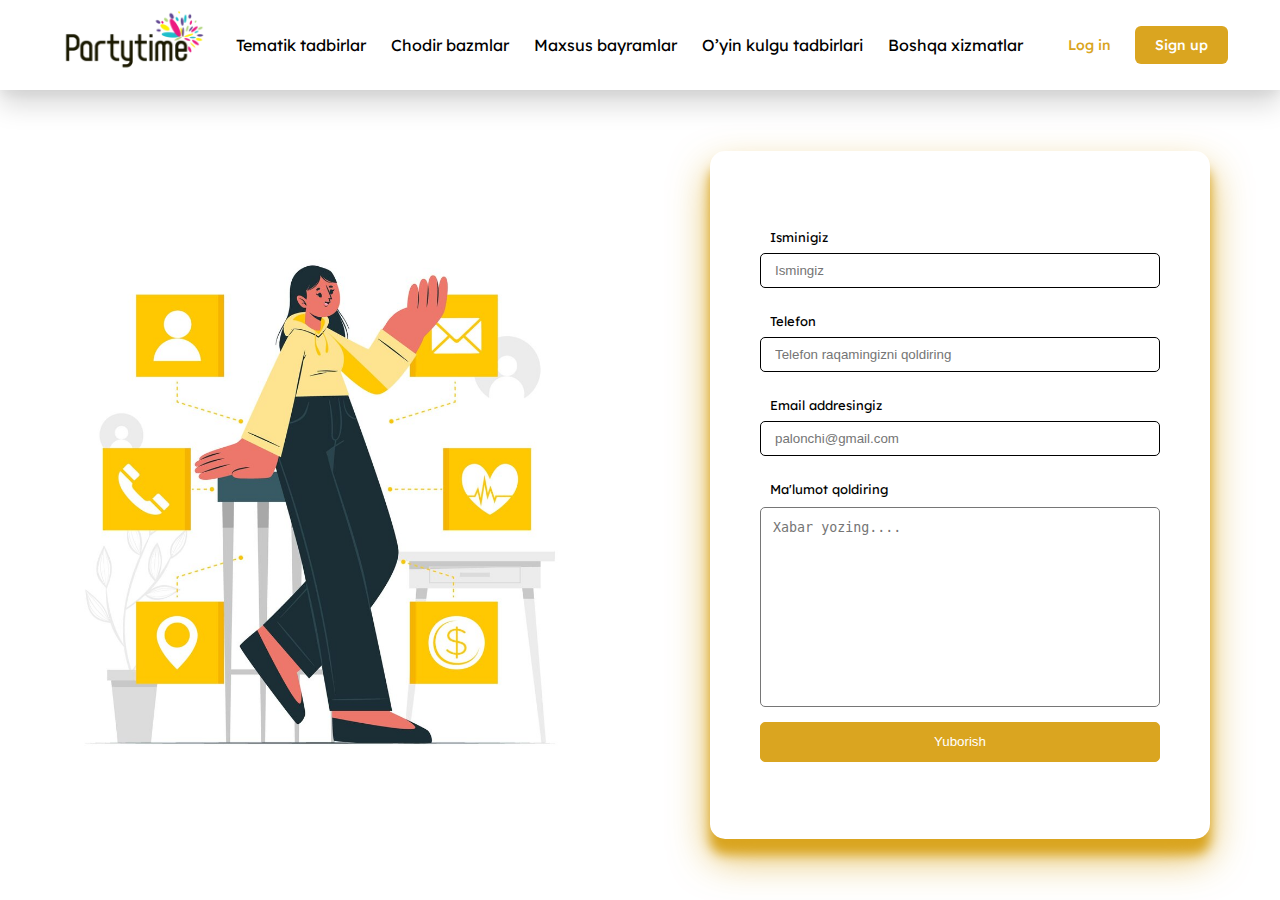
<file: boglanish.html>
<!DOCTYPE html>
<html lang="en">

<head>
    <meta charset="UTF-8">
    <meta name="viewport" content="width=device-width, initial-scale=1.0">
    <title>Document</title>
    <link rel="stylesheet" href="./boglanish.css">
    <link rel="stylesheet" href="./media.css">
    <link rel="stylesheet" href="https://cdnjs.cloudflare.com/ajax/libs/font-awesome/6.5.1/css/all.min.css"
        integrity="sha512-DTOQO9RWCH3ppGqcWaEA1BIZOC6xxalwEsw9c2QQeAIftl+Vegovlnee1c9QX4TctnWMn13TZye+giMm8e2LwA=="
        crossorigin="anonymous" referrerpolicy="no-referrer" />

</head>

<body>
    <nav>
        <div class="logo">
            <a href="./index.html">
                <img src="../imgs/partytime_logo_160x_2x_879db284-9623-44ba-ae01-6753dbaff078.avif" alt="">
            </a>
        </div>
        <ul>

            <li>
                <a href="./index.html">Tematik tadbirlar</a>
            </li>
            <li>
                <a href="./index.html">Chodir bazmlar</a>
            </li>
            <li>
                <a href="./index.html">Maxsus bayramlar</a>
            </li>
            <li>
                <a href="./index.html">O’yin kulgu tadbirlari</a>
            </li>
            <li class="B-Xizmat">
                <a href="./index.html">Boshqa xizmatlar</a>

                <div class="boshqa-xizmatlar">
                    <ul>
                        <li>
                            <img src="../imgs/people-donate-clothes-charity-swap_107791-10649.jpg" alt="">
                            <a href="./index.html">xayriya jamg’armalari</a>
                        </li>
                        <li>
                            <img src="../imgs/people-recycling-different-objects_23-2148513117.jpg" alt="">
                            <a href="./index.html">
                                bazmlarga taom eltib berish
                            </a>
                        </li>
                        <li>
                            <img src="../imgs/work-anniversary-concept-illustration_114360-7626.jpg" alt="">
                            <a href="./index.html">
                                bazm uchun joyni bezatish
                            </a>
                        </li>
                        <li>
                            <img src="../imgs/people-celebrating-together-illustration-concept_23-2148409128.jpg"
                                alt="">
                            <a href="./index.html">
                                bazm taklifnomalari
                            </a>
                        </li>
                        <li>
                            <img src="../imgs/rock-band-isometric-composition_1284-23938.jpg" alt="">
                            <a href="./index.html">
                                yoritish va musiqa uskunalari
                            </a>
                        </li>
                    </ul>
                </div>
            </li>
        </ul>

        <div class="buttons">
            <a class="login-btn" href="">Log in</a>
            <a class="signup-btn" href="">Sign up</a>
        </div>
        <div class="sidebar">
            <div class="close" onclick="toggleSidebar()">
                <i class="fa-solid fa-xmark"></i>
            </div>

            <div class="M-logo">
                <a href="./index.html">
                    <img src="../imgs/partytime_logo_160x_2x_879db284-9623-44ba-ae01-6753dbaff078.avif" alt="">
                </a>
            </div>

            <div class="links-container">
                <ul>

                    <li>
                        <img src="../imgs/colleagues-preparing-corporate-party-time-management-deadline-brand-event-event-brand-management-sponsored-event-organization-concept_335657-120.jpg"
                            alt="">
                        <a href="./index.html">Tematik tadbirlar</a>
                    </li>
                    <li>
                        <img src="../imgs/isolated-camping-tent-nature_1308-128259.jpg" alt="">
                        <a href="./index.html">Chodir bazmlar</a>
                    </li>
                    <li>
                        <img src="../imgs/people-decorating-christmas-tree-together_52683-27499.jpg" alt="">
                        <a href="./index.html">Maxsus bayramlar</a>
                    </li>
                    <li>
                        <img src="../imgs/hand-drawn-youth-day-jumping-people_23-2148577552.jpg" alt="">
                        <a href="./index.html">O’yin kulgu tadbirlari</a>
                    </li>
                    <li class="B-Xizmat">
                        <img src="../imgs/designer-character-collection_23-2148517111.jpg" alt="">
                        <a href="./index.html">Boshqa xizmatlar</a>

                        <div class="boshqa-xizmatlar">
                            <ul>
                                <li>
                                    <a href="./index.html">xayriya jamg’armalari</a>
                                </li>
                                <li>
                                    <a href="./index.html">
                                        bazmlarga taom eltib berish
                                    </a>
                                </li>
                                <li>
                                    <a href="./index.html">
                                        bazm uchun joyni bezatish
                                    </a>
                                </li>
                                <li>
                                    <a href="./index.html">
                                        bazm taklifnomalari
                                    </a>
                                </li>
                                <li>
                                    <a href="./index.html">
                                        yoritish va musiqa uskunalari
                                    </a>
                                </li>
                            </ul>
                        </div>
                    </li>
                </ul>
            </div>
        </div>
        <div class="menu" onclick="toggleSidebar()">
            <i class=" fa-solid fa-bars"></i>
        </div>
    </nav>
    <div class="boglanishCard">
        <div class="boglanishImg">
            <img class="rasim" src="./imgs/personal-data-concept-illustration_114360-7682 (1).jpg" alt="">
        </div>
        <div class="B_card">
            <form action="" class="inputs">
                <label for="Ism">Isminigiz</label>
                <input type="text" placeholder="Ismingiz">
                <label for="">Telefon</label>
                <input type="tel" placeholder="Telefon raqamingizni qoldiring">
                <label for="Ism">Email addresingiz</label>
                <input type="email" placeholder="palonchi@gmail.com">
                <label for="malumot">Ma'lumot qoldiring</label>
                <textarea name="" id="" cols="30" rows="10" placeholder="Xabar yozing...."></textarea>
                <button>Yuborish</button>
            </form>
        </div>
    </div>
</body>
<script>
    function toggleSidebar() {
        document.querySelector('.sidebar').classList.toggle('active')
    }
</script>

</html>
</file>
<file: boglanish.css>
@import url('https://fonts.googleapis.com/css2?family=Inter:wght@200;300&family=Montserrat:wght@200;400&family=Sevillana&display=swap');
@import url('https://fonts.googleapis.com/css2?family=Lexend&display=swap');

* {
    margin: 0;
    padding: 0;
    box-sizing: border-box;
}

nav {
    width: 100%;
    height: 90px;
    /* border: 1px solid red; */
    display: flex;
    align-items: center;
    justify-content: space-around;
    padding: 0 40px;
    box-shadow: rgba(0, 0, 0, 0.15) 0px 15px 25px, rgba(0, 0, 0, 0.05) 0px 5px 10px;
}

.logo {
    width: 160px;
    height: 100%;
    /* border: 1px solid red; */
    display: flex;
    align-items: center;
    justify-content: center;

}

.logo a {
    text-decoration: none;
    color: black;
    font-family: 'Lexend', sans-serif;
}

.logo a img {
    width: 150px;
}

nav>ul {
    height: 80%;
    /* border: 1px solid red; */
    display: flex;
    align-items: center;
    list-style-type: none;
    gap: 25px;
}

nav>ul li a {
    font-size: 16px;
    text-decoration: none;
    color: black;
    transition: .2s;
    font-family: 'Lexend', sans-serif;
}

nav>ul li a:hover {
    color: goldenrod;
    transition: .2s;
}

nav>ul .B-Xizmat {
    height: 75%;
    display: flex;
    align-items: center;
    justify-content: center;
    position: relative;
}

nav>ul .B-Xizmat:hover .boshqa-xizmatlar {
    opacity: 1;
    transform: scale(1);
    transition: .5s;

}

.boshqa-xizmatlar {
    width: 290px;
    height: 280px;
    background-color: #fff;
    top: 49px;
    margin-left: -10px;
    position: absolute;
    opacity: 0;
    transform: scale(0);
    transition: .5s;
    padding: 20px;
    border-radius: 10px;
    box-shadow: rgba(0, 0, 0, 0.35) 0px 5px 15px;
    /* border: 1px solid red; */
    z-index: 19;
}

.boshqa-xizmatlar ul {
    list-style-type: none;
    display: flex;
    flex-direction: column;
    gap: 10px;
}

.boshqa-xizmatlar ul li {
    line-height: 20px;
    display: flex;
    align-items: center;
    gap: 10px;
    /* border: 1px solid red; */
}

.boshqa-xizmatlar ul li a {
    font-size: 13px;
    font-family: 'Lexend', sans-serif;
}

.boshqa-xizmatlar ul li img {
    width: 50px;
}

.login-btn {
    color: goldenrod;
    text-align: center;
    font-size: 14px;
    font-weight: 500;
    padding: 10px 20px;
    text-decoration: none;
    font-family: 'Lexend', sans-serif;
}

.signup-btn {
    padding: 10px 20px;
    border-radius: 6px;
    background: goldenrod;
    color: #FFF;
    text-align: center;
    font-size: 14px;
    font-weight: 500;
    text-decoration: none;
    font-family: 'Lexend', sans-serif;
}

.menu {
    display: none;
}

.sidebar {
    display: none;
}

.boglanishCard {
    width: 100%;
    height: 90vh;
    /* border: 1px solid red; */
    display: flex;
    align-items: center;
    justify-content: center;
}

.boglanishImg {
    width: 50%;
    height: 100%;
    display: flex;
    align-items: center;
    justify-content: center;
    /* border: 1px solid goldenrod; */
}

.boglanishImg .rasim {
    width: 90%;
}

.B_card {
    width: 50%;
    height: 100%;
    display: flex;
    align-items: center;
    justify-content: center;
    /* border: 1px solid blue; */
}

form {
    width: 500px;
    height: 85%;
    display: flex;
    flex-direction: column;
    justify-content: center;
    /* border: 1px solid blue; */
    padding: 0 50px;
    border-radius: 15px;
    transition: .4s;
    font-family: 'Lexend', sans-serif;
    box-shadow: rgba(218, 165, 32, 0.746) 0px 19px 38px, goldenrod 0px 15px 12px;
}

form input {
    height: 35px;
    border: 1px solid black;
    padding-left: 14px;
    border-radius: 5px;
    margin-top: 8px;
    outline: none;
}

form label {
    font-size: 13px;
    margin-left: 10px;
}

form label:nth-child(3) {
    margin-top: 25px;
    margin-left: 10px;
}

form label:nth-child(5) {
    margin-top: 25px;
}

form label:nth-child(7) {
    margin-top: 25px;
}

form textarea {
    display: block;
    outline: none;
    height: 200px;
    background: #fff;
    padding: 12px;
    resize: none;
    margin-top: 10px;
    border-radius: 5px;
}

form button {
    height: 40px;
    margin-top: 15px;
    border-radius: 5px;
    outline: none;
    border: 1px solid goldenrod;
    cursor: pointer;
    transition: .4s;
    background-color: goldenrod;
    color: white;
}

form button:hover {
    border-radius: 20px;
    transition: .4s;
}

.boglanish-img {
    width: 50%;
    height: 100%;
}

.boglanish-img img {
    width: 500px;
}
</file>
<file: media.css>
@media (max-width: 500px) {
    nav {
        width: 100%;
        padding: 0;
        position: relative;
        z-index: 1;
    }

    .sidebar {
        position: fixed;
        z-index: 10 !important;
        bottom: 0;
        right: 0;
        top: 0;
        background: #fff;
        display: block;
        width: 100%;
        height: 100vh;
        transition: 0.3s ease-out;
        /* border: 1px solid red; */
    }

    .sidebar.active {
        right: 100%;
        transition: 0.43 ease-in;
        z-index: 10;
    }

    .M-logo {
        width: 70%;
        height: 90px;
        display: flex;
        align-items: center;
        /* border: 1px solid red; */
        padding-left: 39px;
    }

    .M-logo a img {
        width: 110px;
    }

    .close i {
        position: absolute;
        right: 45px;
        top: 29px;
        font-size: 30px;
    }

    .links-container {
        width: 100%;
        height: auto;
        margin-top: 30px;
        /* border: 1px solid blue; */
    }

    .links-container ul {
        list-style-type: none;
        width: 100%;
        /* border: 1px solid; */
    }

    .links-container ul li {
        width: 100%;
        border-bottom: .7px solid black;
        height: 60px;
        display: flex;
        align-items: center;
        padding-left: 30px;
        gap: 20px;
        /* justify-content: center; */
    }

    .links-container ul li a {
        text-decoration: none;
        color: black;
    }

    .links-container ul li img {
        width: 70px;
    }

    nav .logo a img {
        /* border: 1px solid red; */
        width: 110px;
        margin-left: -100px;
    }

    .container main {
        width: 100%;
        height: 70vh;
        display: flex;
        flex-direction: column;
        /* border: 1px solid red; */
    }

    .container main .main_text {
        width: 100%;
        height: 40%;
        /* border: 1px solid blue; */
    }

    .container main .main_text h1 {
        font-size: 30px;
        color: gold;
        transition: .7s;
    }

    .container main .main_text p {
        width: 95%;
        font-size: 15px;
        line-height: 26px;
        margin-top: 20px;
        /* color: #fff; */
    }

    .container main .main_img {
        width: 100%;
        height: 50%;
    }

    .container section {
        display: none;
    }

    .container .Mobile {
        display: block;
        width: 100%;
        height: 80vh;
        /* border: 1px solid red; */
        display: flex;
        align-items: center;
        justify-content: center;
    }

    .container .Mobile h1 {
        font-size: 23px;
    }

    .container .Mobile .video {
        width: 100%;
        height: 100%;
        display: flex;
        align-items: center;
        justify-content: center;
        background: url("../imgs/iphone-15-mockup-front-view-isolated-illustration-on-transparent-background-smartphone-or-mobile-phone-or-cellphone-cut-out-template-png.png") no-repeat center/cover;
        /* border: 1px solid blue; */

    }

    .container .Mobile .video .display {
        width: 293px;
        height: 623px;
        /* border: 1px solid red; */
        border-radius: 3px;
        display: flex;
        align-items: center;
        justify-content: center;
        overflow: hidden;
        border-radius: 40px;
    }

    .container .Mobile .video .display video {
        width: 388%;
    }

    .menu {
        display: block;
    }

    .menu i {
        font-size: 23px;
        margin-right: -30px;
    }

    nav>ul {
        display: none;
    }

    .buttons {
        display: none;
    }

    .tematik {
        width: 100%;
        height: auto;
        /* border: 1px solid red; */
    }

    .tematik>.tematik-top {
        width: 100%;
        height: auto;
        display: flex;
        flex-direction: column;
        padding: 0;
        margin-top: 25px;
        /* border: 1px solid gold; */
    }

    .tematik_bolim {
        width: 100%;
        height: auto;
        display: flex;
        align-items: center;
        justify-content: center;
        /* border: 1px solid blue; */
        flex-wrap: wrap;
        margin-top: 30px;
    }

    .bolim>h2 {
        color: #fff;
    }

    .bolim {
        box-shadow: rgba(60, 64, 67, 0.3) 0px 1px 2px 0px, rgba(60, 64, 67, 0.15) 0px 2px 6px 2px;
        background-color: goldenrod;
        border-radius: 32px;
    }

    .tematik-cards {
        width: 100%;
        display: flex;
        gap: 30px;
        flex-direction: column;
    }

    .tematikCard {
        width: 75%;
        height: 460px;
        box-shadow: rgba(0, 0, 0, 0.19) 0px 10px 20px, rgba(0, 0, 0, 0.23) 0px 6px 6px;
        /* border: 1px solid blue; */
    }

    .tematikCard img {
        width: 100%;
        height: 300px;
    }

    .Paketlar {
        width: 100%;
        height: 2050px;
        /* border: 1px solid red; */
        margin-top: 50px;
    }

    .paketCards {
        height: auto;
        /* border: 1px solid blue; */
        display: flex;
        flex-direction: column;
        gap: 30px;
    }

    .bazimlar {
        width: 100%;
        height: auto;
        display: flex;
        gap: 5px;
        flex-direction: column;
        /* border: 1px solid red; */
    }

    .bazim {
        width: 100%;
        height: 800px;
        display: flex;
        flex-direction: column;
        /* border: 1px solid blue; */
    }

    .bazim_text {
        width: 100%;
        /* border: 1px solid blue; */
    }

    .bazim-boglanish {
        width: 95%;
        margin-left: 0;
    }

    .bazim-boglanish button {
        width: 170px;
    }

    .bazim-boglanish button a {
        font-size: 10px;
    }

    .boglanish_user {
        width: 90%;

    }

    .boglanish_user h2 {
        font-size: 17px;
        margin-left: 0;
    }

    .bazim_img {
        width: 100%;
    }

    .boshqaXizmatlar {
        width: 100%;
        height: auto;
        /* border: 1px solid red; */
    }

    .boshqaXizmatlar>h1 {
        font-size: 30px;
    }

    footer {
        width: 100%;
        height: auto;
        display: flex;
        flex-direction: column;
        /* border: 1px solid red; */
    }

    .footer-left {
        width: 100%;
    }

    .footer-left>img {
        width: 150px;
    }

    .footer-left p {
        width: 90%;
    }

    .qidiruv {
        width: 95%;
        /* border: 1px solid red; */
        margin: auto;
        margin-top: 15px;
    }

    .address {
        width: 95%;
        gap: 10px;
    }

    .address input {
        width: 110px;
    }

    .address button {
        width: 100px;
        height: 40px;
        font-size: 10px;
        padding: 0;
        display: flex;
        align-items: center;
        justify-content: center;
        margin-left: 10px;
    }

    .footer-right {
        width: 100%;
        height: 700px;
        display: flex;
        flex-direction: column;
        justify-content: center;
        gap: 20px !important;
        /* border: 1px solid red; */
    }

    .footer-right ul {
        height: 170px;
        margin-top: 5px;
        /* border: 1px solid red; */
    }

    .foo-icons {
        left: 10px;
    }

    .boglanishCard {
        width: 100%;
        height: 1100px;
        display: flex;
        flex-direction: column;
        /* border: 1px solid red; */
    }

    .boglanishImg {
        width: 100%;
        height: 40%;
        /* border: 1px solid blue; */
    }

    .B_card {
        width: 100%;
        margin-top: 30px;
    }

    form {
        width: 90%;
    }
}
</file>
